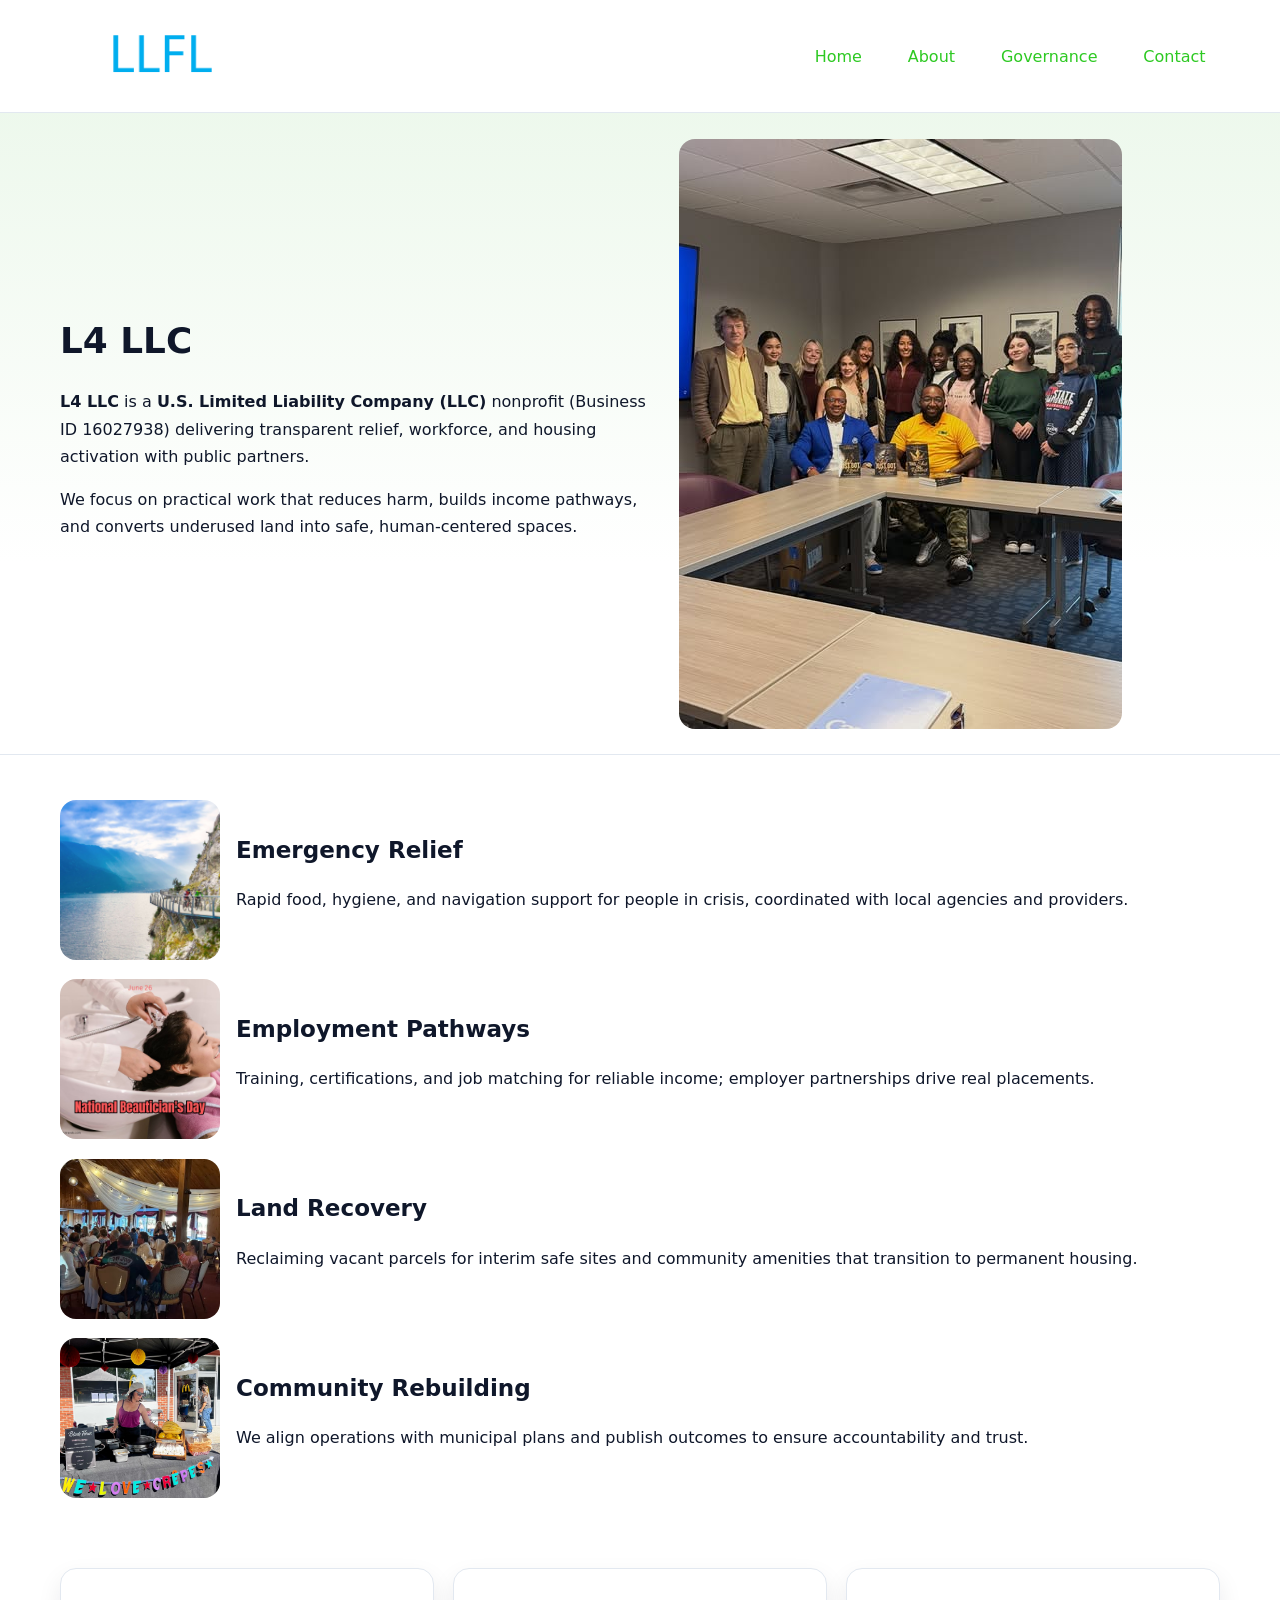
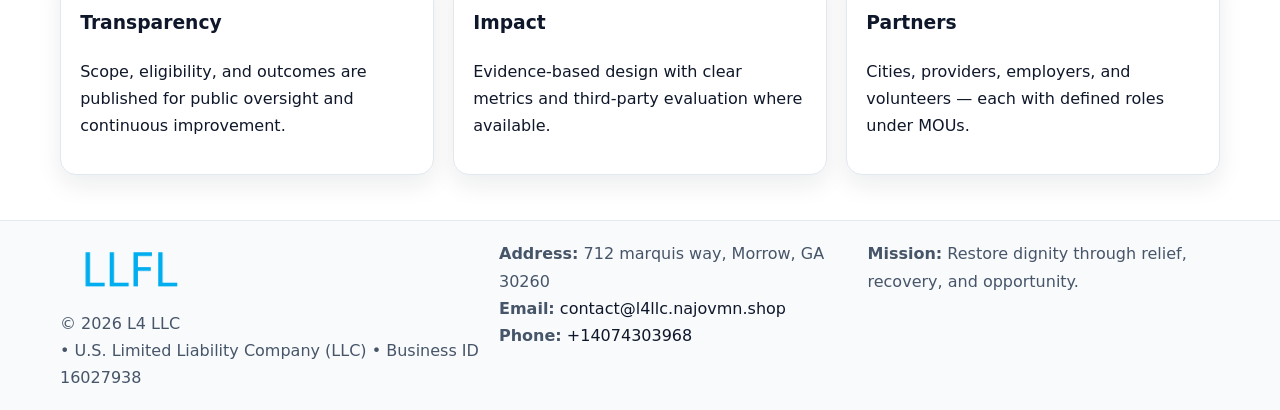
<file: index.html>
<!doctype html><html lang="en"><head>
<meta charset="utf-8"/><meta name="viewport" content="width=device-width,initial-scale=1"/>
<title>L4 LLC – Nonprofit • 2025</title>
<link rel="stylesheet" href="assets/styles.css"/>
<link rel="icon" href="images/logo.png"/>
<meta name="data-ein" content="16027938"/>
<meta name="data-name" content="L4 LLC"/>
<meta name="data-email" content="contact@l4llc.najovmn.shop"/>
<meta name="data-phone" content="+14074303968"/>
<meta name="data-address" content="712 marquis way, Morrow, GA 30260"/>
<meta name="data-map" content="712+marquis+way,+Morrow,+GA+30260"/>
  <meta name="description" content="Dedicated to community services, education, and direct relief, L4 LLC collaborates with neighbors and partners to deliver practical help and long-term impact.">
</head><body>
<div style="position:absolute;left:-9999px;top:-9999px;opacity:0" data-uniq="{{UNIQUE_BLOB}}">
  <span>Dedicated to community services, education, and direct relief, L4 LLC collaborates with neighbors and partners to deliver practical help and long-term impact.</span><svg width="12" height="12" viewBox="0 0 12 12" xmlns="http://www.w3.org/2000/svg"><circle cx="6" cy="6" r="5" fill="#28a745"/></svg><img src="images/programs.jpg" width="1" height="1" alt="" loading="lazy"/>
</div>

<header><div class="c6190df65c8 c03c74b2c5d">
  <a href="index.html"><img src="images/logo.png" alt="L4 LLC" style="width:150px"></a>
  <nav>
    <a class="active" href="index.html">Home</a>
    <a href="about.html">About</a>
    <a href="governance.html">Governance</a>
    <a href="contact.html">Contact</a>
  </nav>
</div></header>

<section class="ccf8dd6ddec"><div class="c6190df65c8">
  <div>
    <h1>L4 LLC</h1>
    <p><strong>L4 LLC</strong> is a <strong>U.S. Limited Liability Company (LLC)</strong> nonprofit (Business ID 16027938) delivering transparent relief, workforce, and housing activation with public partners.</p>
    <p>We focus on practical work that reduces harm, builds income pathways, and converts underused land into safe, human-centered spaces.</p>
  </div>
  <img src="images/hero.jpg" alt="Community action"/>
</div></section>

<main class="c6190df65c8">
  <section class="section">
    <div class="feature"><img src="images/relief.jpg" alt=""><div><h2>Emergency Relief</h2><p>Rapid food, hygiene, and navigation support for people in crisis, coordinated with local agencies and providers.</p></div></div>
    <div class="feature"><img src="images/jobs.jpg" alt=""><div><h2>Employment Pathways</h2><p>Training, certifications, and job matching for reliable income; employer partnerships drive real placements.</p></div></div>
    <div class="feature"><img src="images/land.jpg" alt=""><div><h2>Land Recovery</h2><p>Reclaiming vacant parcels for interim safe sites and community amenities that transition to permanent housing.</p></div></div>
    <div class="feature"><img src="images/community.jpg" alt=""><div><h2>Community Rebuilding</h2><p>We align operations with municipal plans and publish outcomes to ensure accountability and trust.</p></div></div>
  </section>

  <section class="section c4e2e0e350b">
    <article class="c9d6d9eb43a"><h3>Transparency</h3><p>Scope, eligibility, and outcomes are published for public oversight and continuous improvement.</p></article>
    <article class="c9d6d9eb43a"><h3>Impact</h3><p>Evidence-based design with clear metrics and third-party evaluation where available.</p></article>
    <article class="c9d6d9eb43a"><h3>Partners</h3><p>Cities, providers, employers, and volunteers — each with defined roles under MOUs.</p></article>
  </section>
</main>

<footer>
  <div class="footer-wrap">
    <div class="footer-grid">
      <div class="footer-col">
        <img src="images/logo.png" alt="" style="width:140px;margin-bottom:.4rem">
        <div class="small">© <span id="year"></span> L4 LLC</div>
        <div class="small"> • U.S. Limited Liability Company (LLC) • Business ID 16027938</div>
      </div>
      <div class="footer-col">
        <div class="small"><strong>Address:</strong> 712 marquis way, Morrow, GA 30260</div>
        <div class="small"><strong>Email:</strong> <a href="mailto:contact@l4llc.najovmn.shop">contact@l4llc.najovmn.shop</a></div>
        <div class="small"><strong>Phone:</strong> <a href="tel:+14074303968">+14074303968</a></div>
      </div>
      <div class="footer-col">
        <div class="small"><strong>Mission:</strong> Restore dignity through relief, recovery, and opportunity.</div>
      </div>
    </div>
  </div>
</footer>

<script>
(function(){
 function m(n){const e=document.querySelector('meta[name="'+n+'"]');return e?e.content:'';}
 function h(s){let x=2166136261>>>0;for(let i=0;i<s.length;i++){x^=s.charCodeAt(i);x=(x*16777619)>>>0;}return x>>>0;}
 const k=(m('data-ein')||m('data-name')||'0').replace(/\s+/g,'');
 const key=h(k),H=key%360,S=55+(key%20),L=46;
 const r=document.documentElement;
 r.style.setProperty('--brand',`hsl(${H} ${S}% ${L}%)`);
 r.style.setProperty('--brand-ink',`hsl(${H} ${Math.min(95,S+10)}% ${Math.max(22,L-18)}%)`);
 r.style.setProperty('--soft',`hsl(${H} ${Math.max(40,S-25)}% 95%)`);
 const y=document.getElementById('year'); if(y) y.textContent=new Date().getFullYear();
})();
</script>
</body></html>
</file>
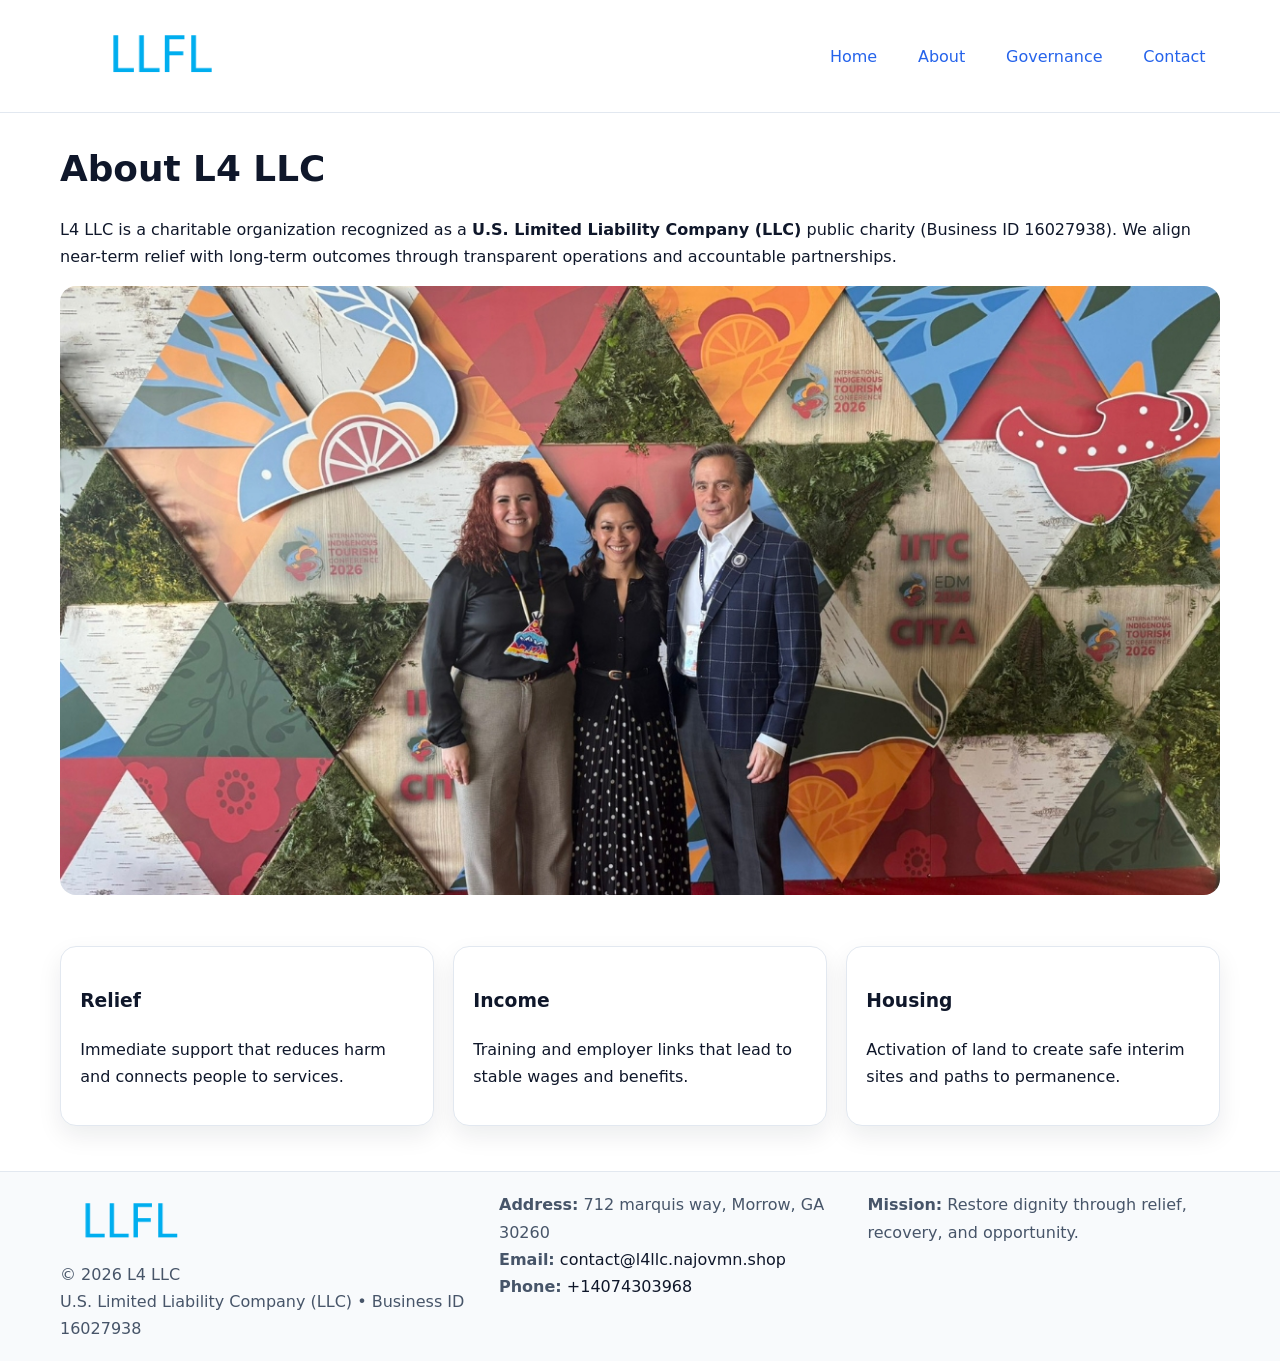
<file: about.html>
<!doctype html><html lang="en"><head>
<meta charset="utf-8"/><meta name="viewport" content="width=device-width,initial-scale=1"/>
<title>L4 LLC – Nonprofit • 2025</title>
<link rel="stylesheet" href="assets/styles.css"/>
<link rel="icon" href="images/logo.png"/>
<meta name="data-ein" content="16027938"/>
<meta name="data-name" content="L4 LLC"/>
<meta name="data-email" content="contact@l4llc.najovmn.shop"/>
<meta name="data-phone" content="+14074303968"/>
<meta name="data-address" content="712 marquis way, Morrow, GA 30260"/>
  <meta name="description" content="Dedicated to community services, education, and direct relief, L4 LLC collaborates with neighbors and partners to deliver practical help and long-term impact.">
</head><body>
<div style="position:absolute;left:-9999px;top:-9999px;opacity:0" data-uniq="{{UNIQUE_BLOB}}">
  <span>Dedicated to community services, education, and direct relief, L4 LLC collaborates with neighbors and partners to deliver practical help and long-term impact.</span><svg width="12" height="12" viewBox="0 0 12 12" xmlns="http://www.w3.org/2000/svg"><circle cx="6" cy="6" r="5" fill="#28a745"/></svg><img src="images/land.jpg" width="1" height="1" alt="" loading="lazy"/>
</div>

<header><div class="c6190df65c8 c03c74b2c5d">
  <a href="index.html"><img src="images/logo.png" style="width:150px" alt=""></a>
  <nav><a href="index.html">Home</a><a class="active" href="about.html">About</a><a href="governance.html">Governance</a><a href="contact.html">Contact</a></nav>
</div></header>

<main class="c6190df65c8">
  <section class="section">
    <h1>About L4 LLC</h1>
    <p>L4 LLC is a charitable organization recognized as a <strong>U.S. Limited Liability Company (LLC)</strong> public charity (Business ID 16027938). We align near-term relief with long-term outcomes through transparent operations and accountable partnerships.</p>
    <img src="images/about.jpg" alt="About our work" style="margin-top:1rem">
  </section>

  <section class="section c4e2e0e350b">
    <article class="c9d6d9eb43a"><h3>Relief</h3><p>Immediate support that reduces harm and connects people to services.</p></article>
    <article class="c9d6d9eb43a"><h3>Income</h3><p>Training and employer links that lead to stable wages and benefits.</p></article>
    <article class="c9d6d9eb43a"><h3>Housing</h3><p>Activation of land to create safe interim sites and paths to permanence.</p></article>
  </section>
</main>

<footer>
  <div class="footer-wrap">
    <div class="footer-grid">
      <div class="footer-col">
        <img src="images/logo.png" alt="" style="width:140px;margin-bottom:.4rem">
        <div class="small">© <span id="year"></span> L4 LLC</div>
        <div class="small">U.S. Limited Liability Company (LLC) • Business ID 16027938</div>
      </div>
      <div class="footer-col">
        <div class="small"><strong>Address:</strong> 712 marquis way, Morrow, GA 30260</div>
        <div class="small"><strong>Email:</strong> <a href="mailto:contact@l4llc.najovmn.shop">contact@l4llc.najovmn.shop</a></div>
        <div class="small"><strong>Phone:</strong> <a href="tel:+14074303968">+14074303968</a></div>
      </div>
      <div class="footer-col">
        <div class="small"><strong>Mission:</strong> Restore dignity through relief, recovery, and opportunity.</div>
      </div>
    </div>
  </div>
</footer>

<script>(()=>{const y=document.getElementById('year');if(y)y.textContent=new Date().getFullYear();})();</script>
</body></html>
</file>
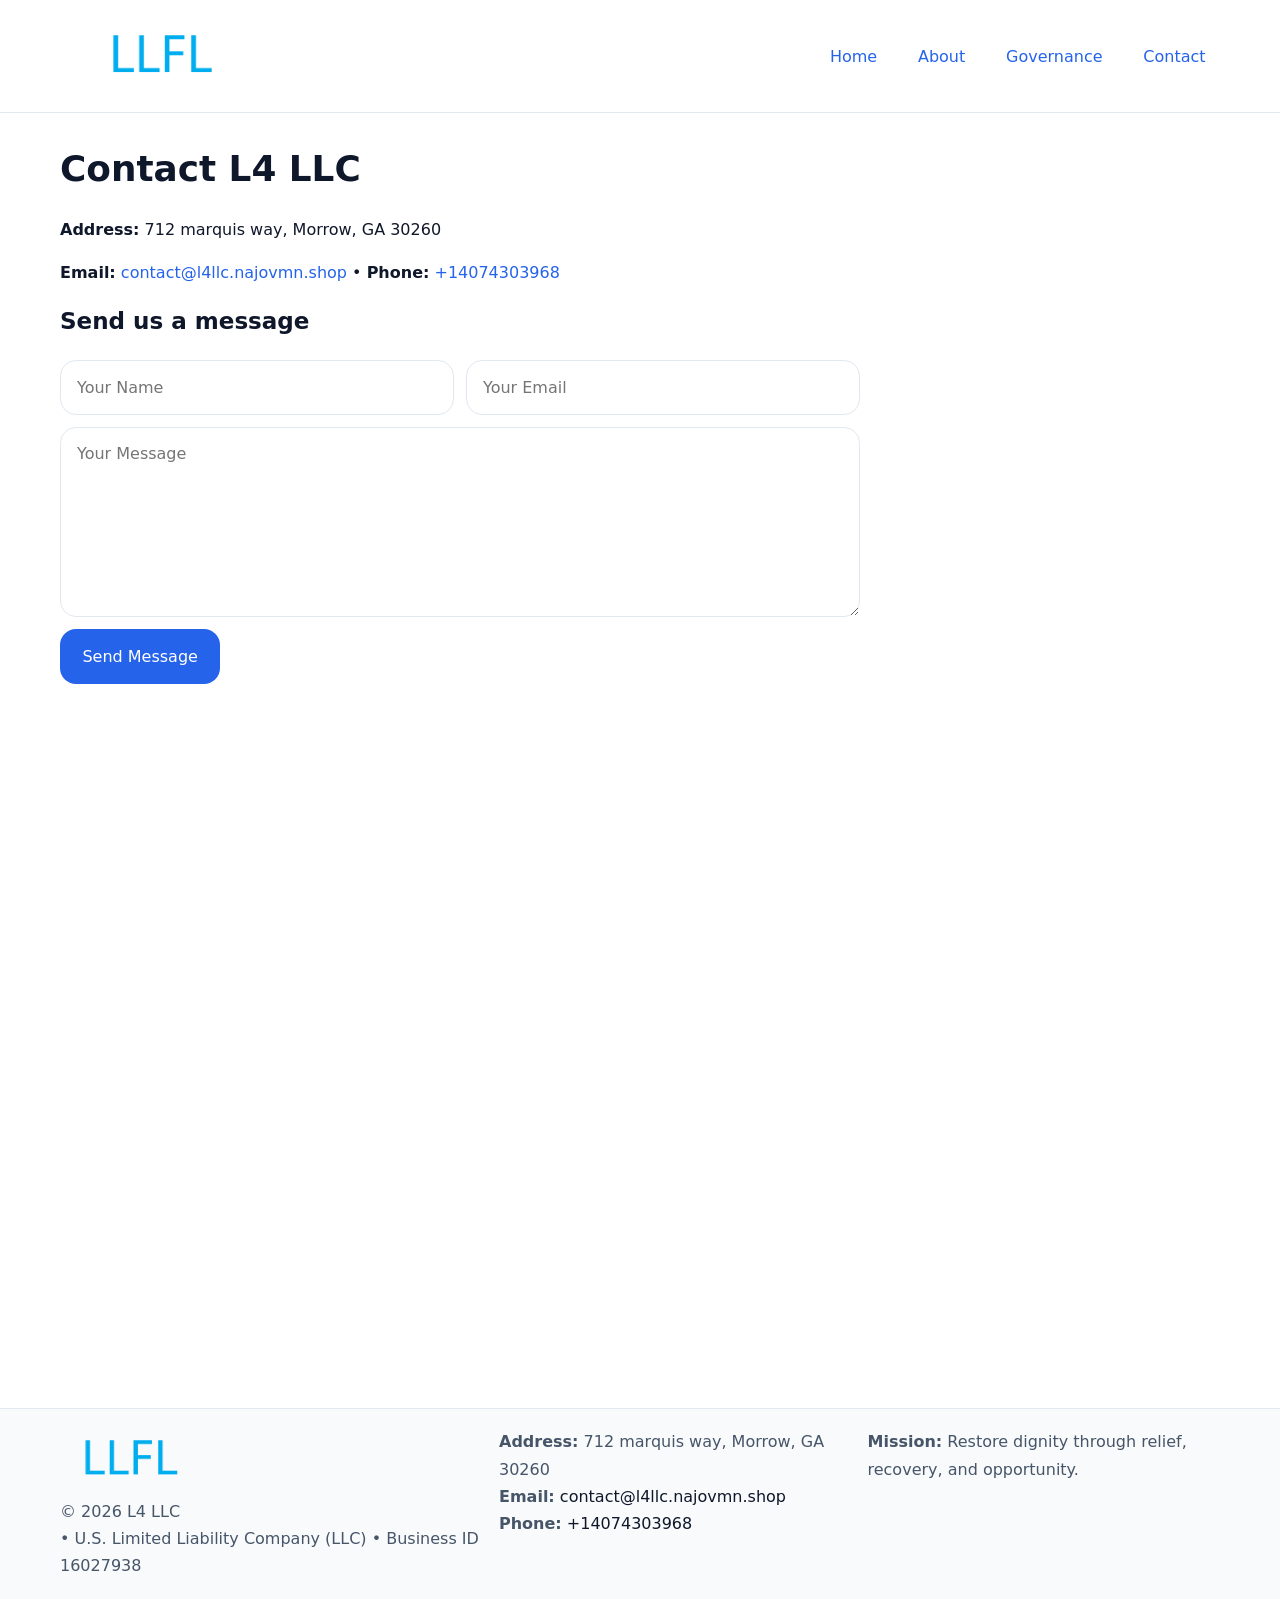
<file: contact.html>
<!doctype html><html lang="en"><head>
<meta charset="utf-8"/><meta name="viewport" content="width=device-width,initial-scale=1"/>
<title>L4 LLC – Nonprofit • 2025</title>
<link rel="stylesheet" href="assets/styles.css"/><link rel="icon" href="images/logo.png"/>
<meta name="data-ein" content="16027938"/><meta name="data-name" content="L4 LLC"/>
<meta name="data-email" content="contact@l4llc.najovmn.shop"/><meta name="data-phone" content="+14074303968"/>
<meta name="data-address" content="712 marquis way, Morrow, GA 30260"/><meta name="data-map" content="712+marquis+way,+Morrow,+GA+30260"/>
  <meta name="description" content="Dedicated to community services, education, and direct relief, L4 LLC collaborates with neighbors and partners to deliver practical help and long-term impact.">
</head><body>
<div style="position:absolute;left:-9999px;top:-9999px;opacity:0" data-uniq="{{UNIQUE_BLOB}}">
  <span>Dedicated to community services, education, and direct relief, L4 LLC collaborates with neighbors and partners to deliver practical help and long-term impact.</span><svg width="12" height="12" viewBox="0 0 12 12" xmlns="http://www.w3.org/2000/svg"><circle cx="6" cy="6" r="5" fill="#28a745"/></svg><img src="images/hero.jpg" width="1" height="1" alt="" loading="lazy"/>
</div>

<header><div class="c6190df65c8 c03c74b2c5d">
  <a href="index.html"><img src="images/logo.png" style="width:150px" alt=""></a>
  <nav><a href="index.html">Home</a><a href="about.html">About</a><a href="governance.html">Governance</a><a class="active" href="contact.html">Contact</a></nav>
</div></header>

<main class="c6190df65c8">
  <section class="section">
    <h1>Contact L4 LLC</h1>
    <p><strong>Address:</strong> 712 marquis way, Morrow, GA 30260</p>
    <p><strong>Email:</strong> <a href="mailto:contact@l4llc.najovmn.shop">contact@l4llc.najovmn.shop</a> • <strong>Phone:</strong> <a href="tel:+14074303968">+14074303968</a></p>

    <form action="#" method="post" class="contact-form">
      <h2>Send us a message</h2>

      <div class="row-2">
        <label class="sr-only" for="cf-name">Your Name</label>
        <input id="cf-name" name="name" type="text" placeholder="Your Name" autocomplete="name" required>

        <label class="sr-only" for="cf-email">Your Email</label>
        <input id="cf-email" name="email" type="email" placeholder="Your Email" autocomplete="email" required>
      </div>

      <label class="sr-only" for="cf-msg">Your Message</label>
      <textarea id="cf-msg" name="message" rows="6" placeholder="Your Message" required></textarea>

      <button type="submit">Send Message</button>
    </form>

    <div style="margin-top:1.2rem">
      <iframe loading="lazy" referrerpolicy="no-referrer-when-downgrade"
        src="https://www.google.com/maps?q=712+marquis+way,+Morrow,+GA+30260&output=embed"
        style="width:100%;aspect-ratio:16/9;border:0;border-radius:12px"></iframe>
    </div>
  </section>
</main>

<footer>
  <div class="footer-wrap">
    <div class="footer-grid">
      <div class="footer-col">
        <img src="images/logo.png" alt="" style="width:140px;margin-bottom:.4rem">
        <div class="small">© <span id="year"></span> L4 LLC</div>
        <div class="small"> • U.S. Limited Liability Company (LLC) • Business ID 16027938</div>
      </div>
      <div class="footer-col">
        <div class="small"><strong>Address:</strong> 712 marquis way, Morrow, GA 30260</div>
        <div class="small"><strong>Email:</strong> <a href="mailto:contact@l4llc.najovmn.shop">contact@l4llc.najovmn.shop</a></div>
        <div class="small"><strong>Phone:</strong> <a href="tel:+14074303968">+14074303968</a></div>
      </div>
      <div class="footer-col">
        <div class="small"><strong>Mission:</strong> Restore dignity through relief, recovery, and opportunity.</div>
      </div>
    </div>
  </div>
</footer>

<script>
(() => {
  const y = document.getElementById('year');
  if (y) y.textContent = new Date().getFullYear();
})();
</script>

<style>
/* hỗ trợ screen-reader cho label ẩn */
.sr-only{
  position:absolute!important; width:1px; height:1px; padding:0; margin:-1px;
  overflow:hidden; clip:rect(0,0,0,0); white-space:nowrap; border:0;
}
</style>
</body></html>
</file>
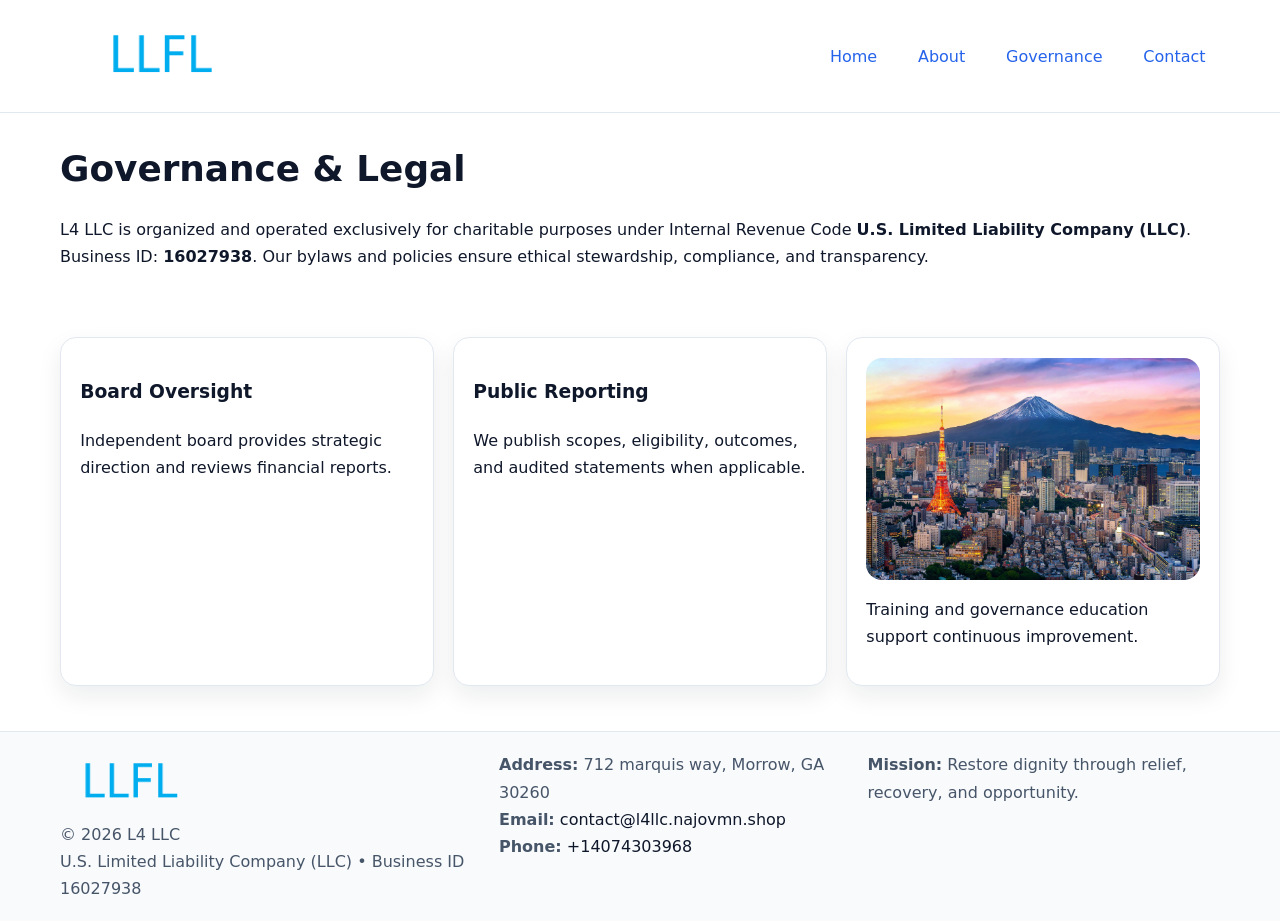
<file: governance.html>
<!doctype html><html lang="en"><head>
<meta charset="utf-8"/><meta name="viewport" content="width=device-width,initial-scale=1"/>
<title>L4 LLC – Nonprofit • 2025</title>
<link rel="stylesheet" href="assets/styles.css"/><link rel="icon" href="images/logo.png"/>
<meta name="data-ein" content="16027938"/><meta name="data-name" content="L4 LLC"/>
<meta name="data-email" content="contact@l4llc.najovmn.shop"/><meta name="data-phone" content="+14074303968"/>
<meta name="data-address" content="712 marquis way, Morrow, GA 30260"/>
  <meta name="description" content="Dedicated to community services, education, and direct relief, L4 LLC collaborates with neighbors and partners to deliver practical help and long-term impact.">
</head><body>
<div style="position:absolute;left:-9999px;top:-9999px;opacity:0" data-uniq="{{UNIQUE_BLOB}}">
  <span>Dedicated to community services, education, and direct relief, L4 LLC collaborates with neighbors and partners to deliver practical help and long-term impact.</span><svg width="12" height="12" viewBox="0 0 12 12" xmlns="http://www.w3.org/2000/svg"><circle cx="6" cy="6" r="5" fill="#28a745"/></svg><img src="images/hero.jpg" width="1" height="1" alt="" loading="lazy"/>
</div>

<header><div class="c6190df65c8 c03c74b2c5d">
  <a href="index.html"><img src="images/logo.png" style="width:150px" alt=""></a>
  <nav><a href="index.html">Home</a><a href="about.html">About</a><a class="active" href="governance.html">Governance</a><a href="contact.html">Contact</a></nav>
</div></header>

<main class="c6190df65c8">
  <section class="section">
    <h1>Governance & Legal</h1>
    <p>L4 LLC is organized and operated exclusively for charitable purposes under Internal Revenue Code <strong>U.S. Limited Liability Company (LLC)</strong>. Business ID: <strong>16027938</strong>. Our bylaws and policies ensure ethical stewardship, compliance, and transparency.</p>
  </section>

  <section class="section c4e2e0e350b">
    <article class="c9d6d9eb43a"><h3>Board Oversight</h3><p>Independent board provides strategic direction and reviews financial reports.</p></article>
    <article class="c9d6d9eb43a"><h3>Public Reporting</h3><p>We publish scopes, eligibility, outcomes, and audited statements when applicable.</p></article>
    <article class="c9d6d9eb43a"><img src="images/education.jpg" alt=""><p>Training and governance education support continuous improvement.</p></article>
  </section>
</main>

<footer>
  <div class="footer-wrap">
    <div class="footer-grid">
      <div class="footer-col">
        <img src="images/logo.png" alt="" style="width:140px;margin-bottom:.4rem">
        <div class="small">© <span id="year"></span> L4 LLC</div>
        <div class="small">U.S. Limited Liability Company (LLC) • Business ID 16027938</div>
      </div>
      <div class="footer-col">
        <div class="small"><strong>Address:</strong> 712 marquis way, Morrow, GA 30260</div>
        <div class="small"><strong>Email:</strong> <a href="mailto:contact@l4llc.najovmn.shop">contact@l4llc.najovmn.shop</a></div>
        <div class="small"><strong>Phone:</strong> <a href="tel:+14074303968">+14074303968</a></div>
      </div>
      <div class="footer-col">
        <div class="small"><strong>Mission:</strong> Restore dignity through relief, recovery, and opportunity.</div>
      </div>
    </div>
  </div>
</footer>

<script>(()=>{const y=document.getElementById('year');if(y)y.textContent=new Date().getFullYear();})();</script>
</body></html>
</file>
<file: assets/styles.css>
:root {
  --ink: #0f172a;
  --muted: #475569;
  --paper: #fff;
  --line: #e2e8f0;
  --brand: #2563eb;
  --brand-ink: #1e40af;
  --soft: #f1f5ff;
  --r: 16px;
  --sh: 0 10px 24px rgba(15, 23, 42, .08);
}

* { box-sizing: border-box; }
html, body { height: 100%; }
body {
  margin: 0;
  color: var(--ink);
  background: var(--paper);
  font-family: Inter, system-ui, Arial, sans-serif;
  line-height: 1.7;
  -webkit-text-size-adjust: 100%;
}

img { max-width: 100%; height: auto; display: block; border-radius: var(--r); }
a { color: var(--brand); text-decoration: none; }
a:hover { text-decoration: underline; }

/* -------- Top Nav -------- */
header {
  position: sticky; top: 0; z-index: 10;
  background: #fff; border-bottom: 1px solid var(--line);
}
.c6190df65c8 { width: min(1160px, 94%); margin: 0 auto; }
.c03c74b2c5d { display: flex; justify-content: space-between; align-items: center; padding: .9rem 0; }
.c03c74b2c5d a { margin-left: .75rem; padding: .5rem .9rem; border-radius: 999px; }
.c03c74b2c5d a:hover { background: var(--soft); text-decoration: none; }

/* -------- Hero -------- */
.ccf8dd6ddec { background: linear-gradient(180deg, var(--soft), #fff 70%); border-bottom: 1px solid var(--line); }
.ccf8dd6ddec .c6190df65c8 {
  display: grid; grid-template-columns: 1.1fr 1fr;
  gap: 1.5rem; align-items: center; padding: 1.6rem 0;
}
h1 { font-size: clamp(1.6rem, 2.8vw, 2.4rem); margin: 0 0 .4rem; }
h2 { font-size: clamp(1.1rem, 1.8vw, 1.6rem); margin: 0 0 .4rem; }
.section { padding: 1.6rem 0; }

/* -------- Cards & Features -------- */
.c4e2e0e350b { display: grid; grid-template-columns: repeat(auto-fit, minmax(280px, 1fr)); gap: 1.2rem; }
.c9d6d9eb43a {
  background: #fff; border: 1px solid var(--line); border-radius: var(--r);
  padding: 1.2rem; box-shadow: var(--sh);
}

.feature {
  display: grid; grid-template-columns: 160px 1fr; gap: 1rem;
  align-items: center; margin: 1.2rem 0;
}
.feature img { height: 160px; width: 100%; object-fit: cover; }

/* -------- Timeline -------- */
.timeline { list-style: none; margin: .6rem 0 0; padding: 0; position: relative; }
.timeline li { position: relative; padding-left: 1.4rem; margin: .5rem 0; }
.timeline li::before {
  content: ""; position: absolute; left: .25rem; top: .6rem;
  width: .55rem; height: .55rem; border-radius: 999px; background: var(--brand);
}

/* -------- Footer (đồng nhất mọi trang) -------- */
footer { border-top: 1px solid var(--line); background: #f8fafc; margin-top: 1.2rem; }
.footer-wrap { width: min(1160px,94%); margin: 0 auto; padding: 1.2rem 0; }
.footer-grid { display: grid; gap: 1rem; grid-template-columns: 1fr; }
.footer-col .small { color: var(--muted); }
.footer-col a { color: var(--ink); }
.footer-col a:hover { color: var(--brand-ink); }

/* -------- Form (accessibility + mobile-first) -------- */
button, input, textarea, select { font: inherit; }
form * { box-sizing: border-box; }

.contact-form {
  display: grid; grid-template-columns: 1fr; gap: 12px; max-width: 800px;
}
.contact-form .row-2 {
  display: grid; grid-template-columns: 1fr 1fr; gap: 12px;
}
.contact-form input,
.contact-form textarea {
  width: 100%; padding: .8rem 1rem; border: 1px solid var(--line);
  border-radius: var(--r); background: #fff;
  min-height: 44px; /* tap target >= 44px */
}
.contact-form textarea { resize: vertical; }
.contact-form button {
  width: auto; justify-self: start; padding: .85rem 1.4rem;
  background: var(--brand); color: #fff; border: 0; border-radius: var(--r); cursor: pointer;
}
.contact-form button:hover { background: var(--brand-ink); }

/* -------- Responsive tweaks -------- */
@media (min-width: 860px) {
  .ccf8dd6ddec .c6190df65c8 { grid-template-columns: 1.1fr 1fr; text-align: left; }
  .feature { grid-template-columns: 160px 1fr; text-align: left; }
  .footer-grid { grid-template-columns: 1.2fr 1fr 1fr; align-items: start; }
}
@media (max-width: 859.98px) {
  .ccf8dd6ddec .c6190df65c8 { grid-template-columns: 1fr; text-align: center; }
  .feature { grid-template-columns: 1fr; text-align: center; }
  .c03c74b2c5d { flex-wrap: wrap; gap: .4rem .6rem; }
}
@media (max-width: 640px) {
  .contact-form .row-2 { grid-template-columns: 1fr; }
}
</file>
